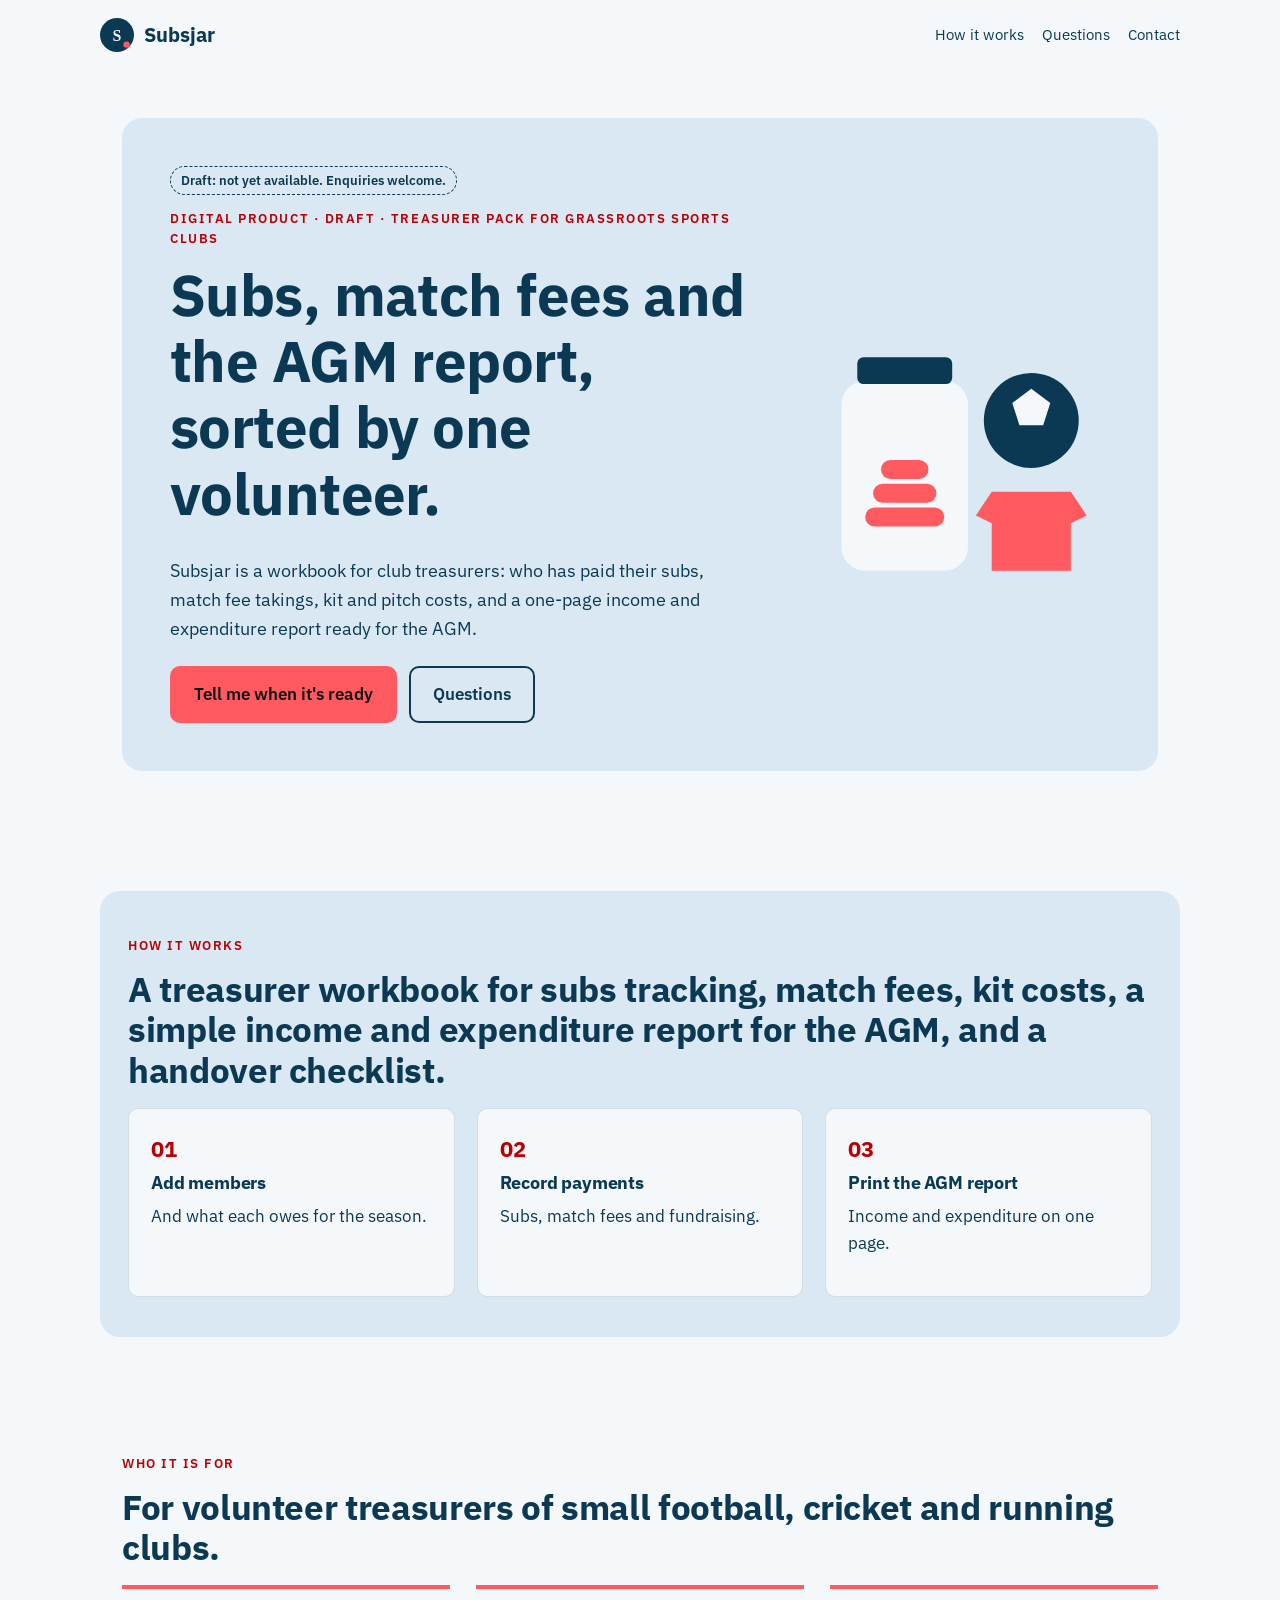
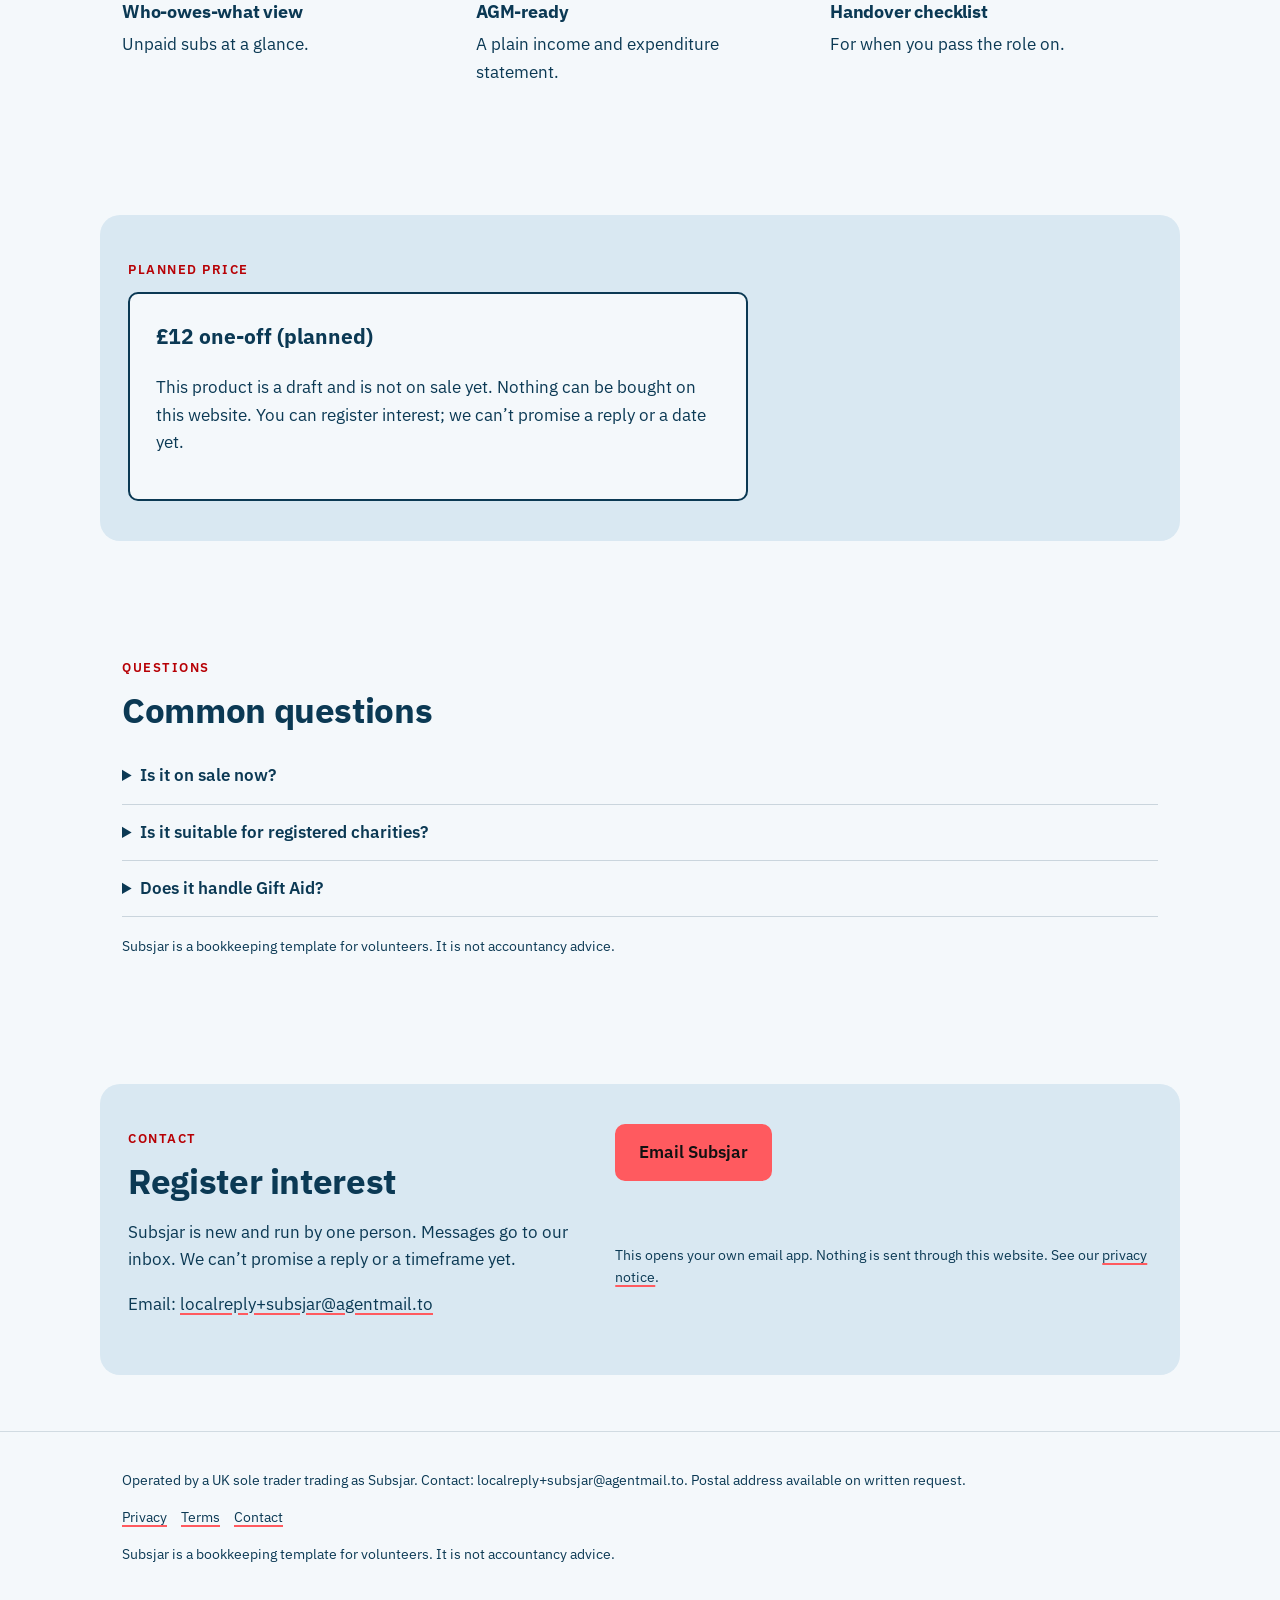
<file: index.html>
<!doctype html>
<html lang="en-GB">
<head>
<meta charset="utf-8">
<meta name="viewport" content="width=device-width, initial-scale=1">
<meta http-equiv="Content-Security-Policy" content="default-src 'self'; img-src 'self' data: https://localreplyloop.goatcounter.com; style-src 'self'; script-src 'self'; font-src 'self'; connect-src 'self'; form-action 'self'; base-uri 'self'; object-src 'none'">
<meta name="referrer" content="strict-origin-when-cross-origin">
<title>Subsjar: Subs, match fees and the AGM report, sorted by one volunteer</title>
<meta name="description" content="A treasurer workbook for subs tracking, match fees, kit costs, a simple income and expenditure report for the AGM, and a handover checklist.">
<meta name="theme-color" content="#0B3954">
<meta property="og:type" content="website"><meta property="og:title" content="Subsjar: Subs, match fees and the AGM report, sorted by one volunteer"><meta property="og:description" content="A treasurer workbook for subs tracking, match fees, kit costs, a simple income and expenditure report for the AGM, and a handover checklist.">
<meta property="og:image" content="https://evanturner557-del.github.io/subsjar/assets/og.png"><meta property="og:image:width" content="1200"><meta property="og:image:height" content="630">
<meta property="og:image:alt" content="Subsjar: Subs, match fees and the AGM report, sorted by one volunteer."><meta property="og:site_name" content="Subsjar"><meta property="og:locale" content="en_GB">
<meta property="og:url" content="https://evanturner557-del.github.io/subsjar/"><meta name="twitter:card" content="summary_large_image">
<link rel="canonical" href="https://evanturner557-del.github.io/subsjar/">
<link rel="icon" href="assets/favicon.svg" type="image/svg+xml">
<link rel="stylesheet" href="assets/site.css">
<script src="assets/config.js"></script>
<script src="assets/analytics.js" defer></script>
<script src="_shared/kit.js" defer></script>
</head>
<body>
<a class="skip" href="#main">Skip to content</a>
<header><div class="wrap top"><a class="brand" href="./"><svg viewBox="0 0 64 64" aria-hidden="true" width="34" height="34"><circle cx="32" cy="32" r="32" fill="#0B3954"/><text x="32" y="43" text-anchor="middle" font-family="Georgia, serif" font-weight="700" font-size="30" fill="#F4F8FB">S</text><circle cx="50" cy="50" r="6" fill="#FF5A5F"/></svg>Subsjar</a><nav aria-label="Primary"><a href="#how">How it works</a><a href="#faq">Questions</a><a href="#contact">Contact</a></nav></div></header>
<main id="main">
<section class="hero"><div class="wrap"><div class="inner"><div><span class="draft">Draft: not yet available. Enquiries welcome.</span><br><span class="eyebrow">Digital product · draft · Treasurer pack for grassroots sports clubs</span><h1>Subs, match fees and the AGM report, sorted by one volunteer.</h1><p class="lede">Subsjar is a workbook for club treasurers: who has paid their subs, match fee takings, kit and pitch costs, and a one-page income and expenditure report ready for the AGM.</p><div class="ctas"><a class="btn" href="#contact" data-cta="hero">Tell me when it&#x27;s ready</a><a class="btn ghost" href="#faq" data-cta="hero-secondary">Questions</a></div></div><div class="art"><svg viewBox="0 0 400 400" aria-hidden="true" focusable="false" class="motif"><rect x="60" y="120" width="160" height="240" rx="30" fill="#F4F8FB"/><rect x="80" y="90" width="120" height="34" rx="8" fill="#0B3954"/><rect x="90" y="280" width="100" height="24" rx="12" fill="#FF5A5F"/><rect x="100" y="250" width="80" height="24" rx="12" fill="#FF5A5F"/><rect x="110" y="220" width="60" height="24" rx="12" fill="#FF5A5F"/><circle cx="300" cy="170" r="60" fill="#0B3954"/><path d="M300 130 l24 18 -9 28 h-30 l-9 -28z" fill="#F4F8FB"/><path d="M250 260 h100 l20 30 -20 10 v60 h-100 v-60 l-20 -10z" fill="#FF5A5F"/></svg></div></div></div></section>
<section class="tint" id="how"><div class="wrap"><span class="eyebrow">How it works</span><h2>A treasurer workbook for subs tracking, match fees, kit costs, a simple income and expenditure report for the AGM, and a handover checklist.</h2><div class="steps"><div class="step"><h3>Add members</h3><p>And what each owes for the season.</p></div><div class="step"><h3>Record payments</h3><p>Subs, match fees and fundraising.</p></div><div class="step"><h3>Print the AGM report</h3><p>Income and expenditure on one page.</p></div></div></div></section>
<section><div class="wrap"><span class="eyebrow">Who it is for</span><h2>For volunteer treasurers of small football, cricket and running clubs.</h2><div class="points"><div class="point"><h3>Who-owes-what view</h3><p>Unpaid subs at a glance.</p></div><div class="point"><h3>AGM-ready</h3><p>A plain income and expenditure statement.</p></div><div class="point"><h3>Handover checklist</h3><p>For when you pass the role on.</p></div></div></div></section>
<section class="tint" id="price"><div class="wrap"><span class="eyebrow">Planned price</span><div class="pricebox"><p class="price">£12 one-off (planned)</p><p>This product is a draft and is not on sale yet. Nothing can be bought on this website. You can register interest; we can’t promise a reply or a date yet.</p></div></div></section>
<section id="faq"><div class="wrap"><span class="eyebrow">Questions</span><h2>Common questions</h2><details><summary>Is it on sale now?</summary><p>Not yet. Subsjar is a draft product. Ask to hear when it&#x27;s ready.</p></details><details><summary>Is it suitable for registered charities?</summary><p>Charities have extra reporting rules. Check the Charity Commission&#x27;s guidance.</p></details><details><summary>Does it handle Gift Aid?</summary><p>No.</p></details><p class="fine fine-gap">Subsjar is a bookkeeping template for volunteers. It is not accountancy advice.</p></div></section>
<section class="tint" id="contact"><div class="wrap contact-grid"><div><span class="eyebrow">Contact</span><h2>Register interest</h2><p>Subsjar is new and run by one person. Messages go to our inbox. We can’t promise a reply or a timeframe yet.</p><p>Email: <a href="mailto:localreply+subsjar@agentmail.to">localreply+subsjar@agentmail.to</a></p></div><div class="form contact-mail"><p><a class="btn" href="mailto:localreply+subsjar@agentmail.to?subject=%5BSubsjar%5D%20Enquiry" data-cta="enquire">Email Subsjar</a></p><p class="hint">This opens your own email app. Nothing is sent through this website. See our <a href="privacy.html">privacy notice</a>.</p></div></div></section>
</main><footer><div class="wrap"><p>Operated by a UK sole trader trading as Subsjar. Contact: localreply+subsjar@agentmail.to. Postal address available on written request.</p>
<p><a href="privacy.html">Privacy</a><a href="terms.html">Terms</a><a href="./#contact">Contact</a></p>
<p class="fine">Subsjar is a bookkeeping template for volunteers. It is not accountancy advice.</p></div></footer>
</body></html>
</file>
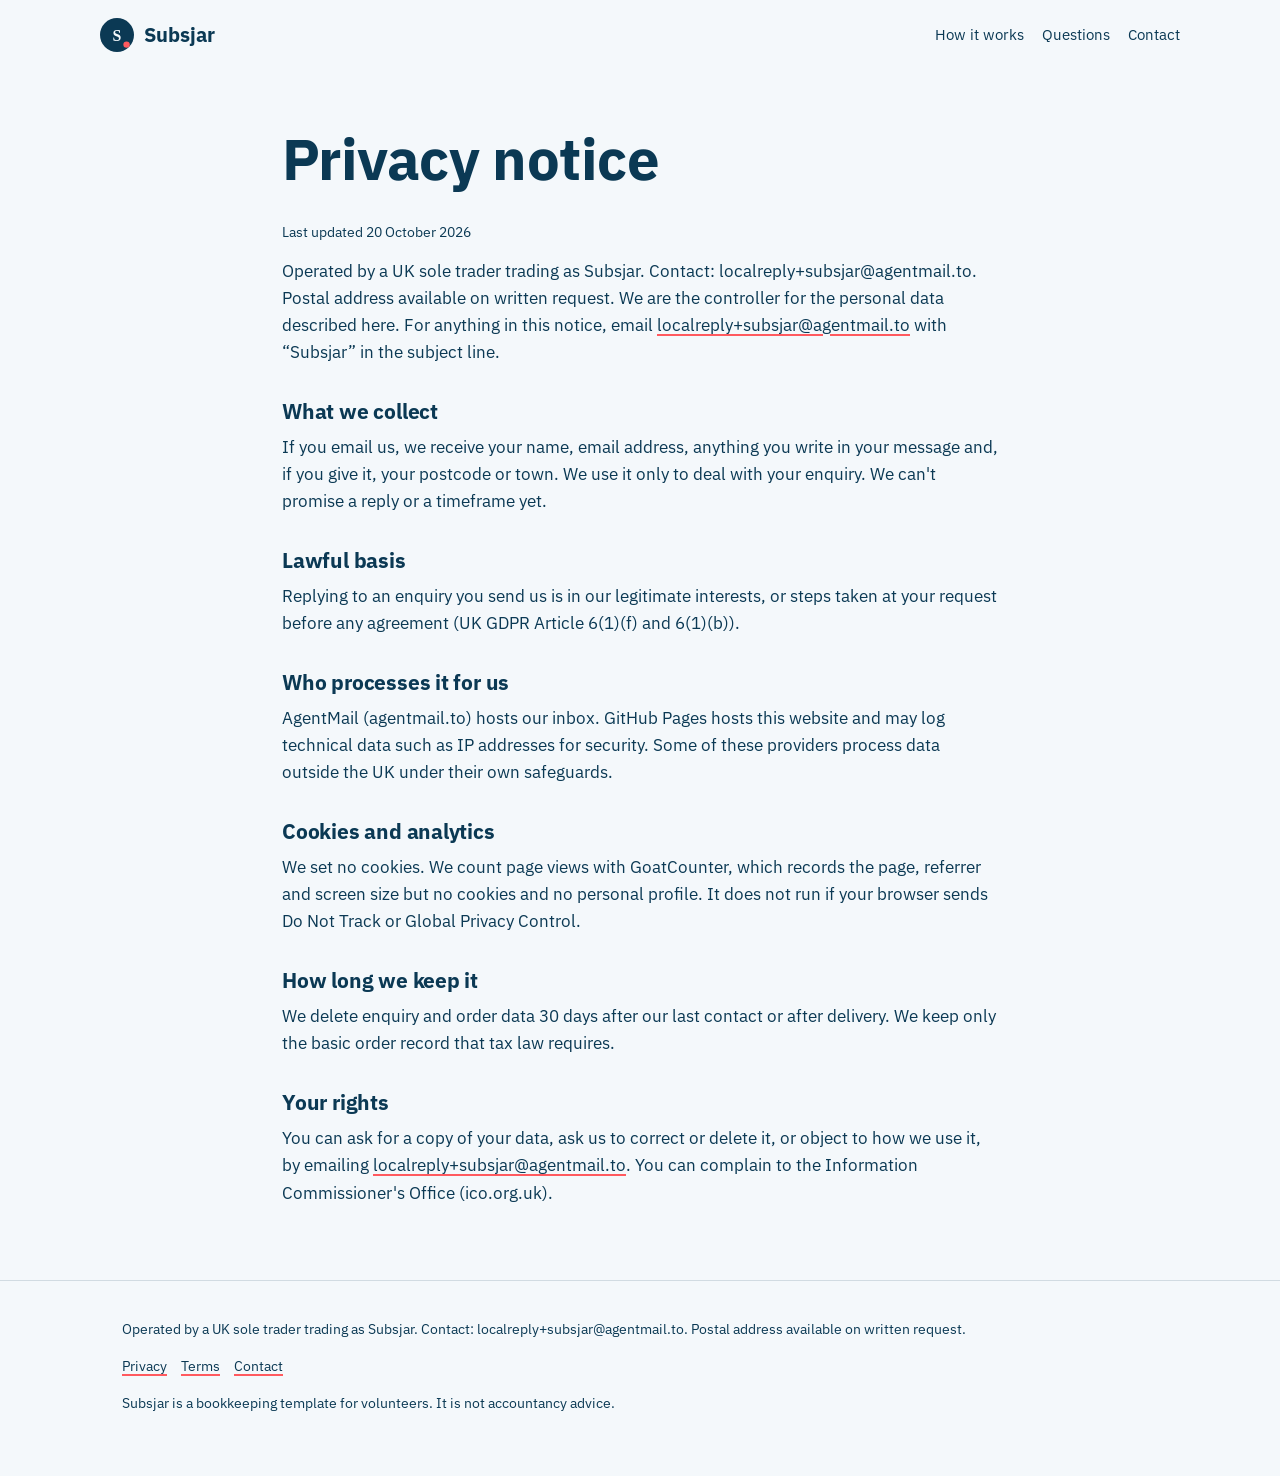
<file: privacy.html>
<!doctype html>
<html lang="en-GB">
<head>
<meta charset="utf-8">
<meta name="viewport" content="width=device-width, initial-scale=1">
<meta http-equiv="Content-Security-Policy" content="default-src 'self'; img-src 'self' data: https://localreplyloop.goatcounter.com; style-src 'self'; script-src 'self'; font-src 'self'; connect-src 'self'; form-action 'self'; base-uri 'self'; object-src 'none'">
<meta name="referrer" content="strict-origin-when-cross-origin">
<title>Privacy notice | Subsjar</title>
<meta name="description" content="Privacy notice for Subsjar.">
<meta name="theme-color" content="#0B3954">
<meta property="og:type" content="website"><meta property="og:title" content="Privacy notice | Subsjar"><meta property="og:description" content="Privacy notice for Subsjar.">
<meta property="og:image" content="https://evanturner557-del.github.io/subsjar/assets/og.png"><meta property="og:image:width" content="1200"><meta property="og:image:height" content="630">
<meta property="og:image:alt" content="Subsjar: Subs, match fees and the AGM report, sorted by one volunteer."><meta property="og:site_name" content="Subsjar"><meta property="og:locale" content="en_GB">
<meta property="og:url" content="https://evanturner557-del.github.io/subsjar/privacy.html"><meta name="twitter:card" content="summary_large_image">
<link rel="canonical" href="https://evanturner557-del.github.io/subsjar/privacy.html">
<link rel="icon" href="assets/favicon.svg" type="image/svg+xml">
<link rel="stylesheet" href="assets/site.css">
<script src="assets/config.js"></script>
<script src="assets/analytics.js" defer></script>
<script src="_shared/kit.js" defer></script>
</head>
<body>
<a class="skip" href="#main">Skip to content</a>
<header><div class="wrap top"><a class="brand" href="./"><svg viewBox="0 0 64 64" aria-hidden="true" width="34" height="34"><circle cx="32" cy="32" r="32" fill="#0B3954"/><text x="32" y="43" text-anchor="middle" font-family="Georgia, serif" font-weight="700" font-size="30" fill="#F4F8FB">S</text><circle cx="50" cy="50" r="6" fill="#FF5A5F"/></svg>Subsjar</a><nav aria-label="Primary"><a href="#how">How it works</a><a href="#faq">Questions</a><a href="#contact">Contact</a></nav></div></header><main id="main"><section><div class="wrap legal"><h1>Privacy notice</h1><p class="fine">Last updated 20 October 2026</p>
<p><span>Operated by a UK sole trader trading as Subsjar. Contact: localreply+subsjar@agentmail.to. Postal address available on written request.</span> We are the controller for the personal data described here. For anything in this notice, email <a href="mailto:localreply+subsjar@agentmail.to">localreply+subsjar@agentmail.to</a> with “Subsjar” in the subject line.</p>
<h2>What we collect</h2><p>If you email us, we receive your name, email address, anything you write in your message and, if you give it, your postcode or town. We use it only to deal with your enquiry. We can&#x27;t promise a reply or a timeframe yet.</p>
<h2>Lawful basis</h2><p>Replying to an enquiry you send us is in our legitimate interests, or steps taken at your request before any agreement (UK GDPR Article 6(1)(f) and 6(1)(b)).</p>
<h2>Who processes it for us</h2><p>AgentMail (agentmail.to) hosts our inbox. GitHub Pages hosts this website and may log technical data such as IP addresses for security. Some of these providers process data outside the UK under their own safeguards.</p>
<h2>Cookies and analytics</h2><p>We set no cookies. We count page views with GoatCounter, which records the page, referrer and screen size but no cookies and no personal profile. It does not run if your browser sends Do Not Track or Global Privacy Control.</p>
<h2>How long we keep it</h2><p>We delete enquiry and order data 30 days after our last contact or after delivery. We keep only the basic order record that tax law requires.</p>
<h2>Your rights</h2><p>You can ask for a copy of your data, ask us to correct or delete it, or object to how we use it, by emailing <a href="mailto:localreply+subsjar@agentmail.to">localreply+subsjar@agentmail.to</a>. You can complain to the Information Commissioner's Office (ico.org.uk).</p></div></section></main><footer><div class="wrap"><p>Operated by a UK sole trader trading as Subsjar. Contact: localreply+subsjar@agentmail.to. Postal address available on written request.</p>
<p><a href="privacy.html">Privacy</a><a href="terms.html">Terms</a><a href="./#contact">Contact</a></p>
<p class="fine">Subsjar is a bookkeeping template for volunteers. It is not accountancy advice.</p></div></footer>
</body></html>
</file>
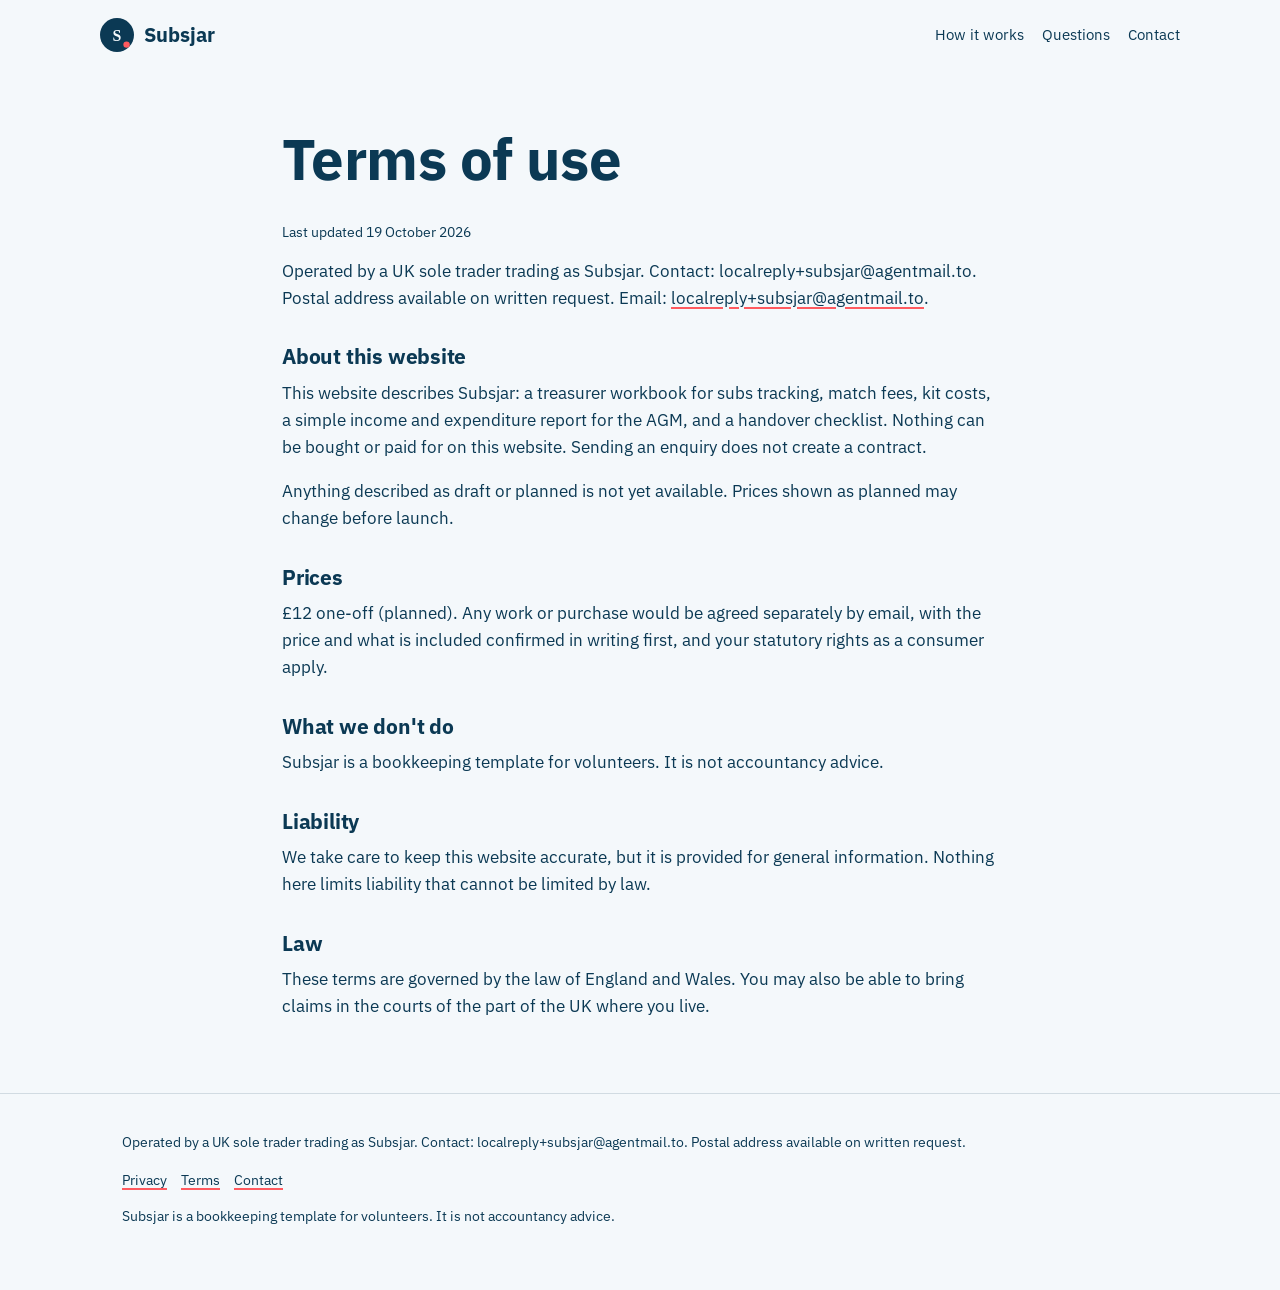
<file: terms.html>
<!doctype html>
<html lang="en-GB">
<head>
<meta charset="utf-8">
<meta name="viewport" content="width=device-width, initial-scale=1">
<meta http-equiv="Content-Security-Policy" content="default-src 'self'; img-src 'self' data: https://localreplyloop.goatcounter.com; style-src 'self'; script-src 'self'; font-src 'self'; connect-src 'self'; form-action 'self'; base-uri 'self'; object-src 'none'">
<meta name="referrer" content="strict-origin-when-cross-origin">
<title>Terms of use | Subsjar</title>
<meta name="description" content="Terms of use for Subsjar.">
<meta name="theme-color" content="#0B3954">
<meta property="og:type" content="website"><meta property="og:title" content="Terms of use | Subsjar"><meta property="og:description" content="Terms of use for Subsjar.">
<meta property="og:image" content="https://evanturner557-del.github.io/subsjar/assets/og.png"><meta property="og:image:width" content="1200"><meta property="og:image:height" content="630">
<meta property="og:image:alt" content="Subsjar: Subs, match fees and the AGM report, sorted by one volunteer."><meta property="og:site_name" content="Subsjar"><meta property="og:locale" content="en_GB">
<meta property="og:url" content="https://evanturner557-del.github.io/subsjar/terms.html"><meta name="twitter:card" content="summary_large_image">
<link rel="canonical" href="https://evanturner557-del.github.io/subsjar/terms.html">
<link rel="icon" href="assets/favicon.svg" type="image/svg+xml">
<link rel="stylesheet" href="assets/site.css">
<script src="assets/config.js"></script>
<script src="assets/analytics.js" defer></script>
<script src="_shared/kit.js" defer></script>
</head>
<body>
<a class="skip" href="#main">Skip to content</a>
<header><div class="wrap top"><a class="brand" href="./"><svg viewBox="0 0 64 64" aria-hidden="true" width="34" height="34"><circle cx="32" cy="32" r="32" fill="#0B3954"/><text x="32" y="43" text-anchor="middle" font-family="Georgia, serif" font-weight="700" font-size="30" fill="#F4F8FB">S</text><circle cx="50" cy="50" r="6" fill="#FF5A5F"/></svg>Subsjar</a><nav aria-label="Primary"><a href="#how">How it works</a><a href="#faq">Questions</a><a href="#contact">Contact</a></nav></div></header><main id="main"><section><div class="wrap legal"><h1>Terms of use</h1><p class="fine">Last updated 19 October 2026</p>
<p><span>Operated by a UK sole trader trading as Subsjar. Contact: localreply+subsjar@agentmail.to. Postal address available on written request.</span> Email: <a href="mailto:localreply+subsjar@agentmail.to">localreply+subsjar@agentmail.to</a>.</p>
<h2>About this website</h2><p>This website describes Subsjar: a treasurer workbook for subs tracking, match fees, kit costs, a simple income and expenditure report for the AGM, and a handover checklist. Nothing can be bought or paid for on this website. Sending an enquiry does not create a contract.</p><p>Anything described as draft or planned is not yet available. Prices shown as planned may change before launch.</p>
<h2>Prices</h2><p>£12 one-off (planned). Any work or purchase would be agreed separately by email, with the price and what is included confirmed  in writing first, and your statutory rights as a consumer apply.</p>
<h2>What we don't do</h2><p>Subsjar is a bookkeeping template for volunteers. It is not accountancy advice.</p>
<h2>Liability</h2><p>We take care to keep this website accurate, but it is provided for general information. Nothing here limits liability that cannot be limited by law.</p>
<h2>Law</h2><p>These terms are governed by the law of England and Wales. You may also be able to bring claims in the courts of the part of the UK where you live.</p></div></section></main><footer><div class="wrap"><p>Operated by a UK sole trader trading as Subsjar. Contact: localreply+subsjar@agentmail.to. Postal address available on written request.</p>
<p><a href="privacy.html">Privacy</a><a href="terms.html">Terms</a><a href="./#contact">Contact</a></p>
<p class="fine">Subsjar is a bookkeeping template for volunteers. It is not accountancy advice.</p></div></footer>
</body></html>
</file>
<file: assets/site.css>
@font-face{font-family:'IBM Plex Sans';font-weight:700;font-style:normal;font-display:swap;src:url(fonts/ibm-plex-sans-latin-700-normal.woff2) format('woff2')}
@font-face{font-family:'IBM Plex Sans';font-weight:400;font-style:normal;font-display:swap;src:url(fonts/ibm-plex-sans-latin-400-normal.woff2) format('woff2')}
@font-face{font-family:'IBM Plex Sans';font-weight:600;font-style:normal;font-display:swap;src:url(fonts/ibm-plex-sans-latin-600-normal.woff2) format('woff2')}
:root{--ink:#0B3954;--paper:#F4F8FB;--acc:#FF5A5F;--acc-text:#B70005;--on-acc:#111111;--acc-btn:#FF5A5F;--soft:#D9E8F2;--on-ink:#F4F8FB;--r:10px;--br:10px;--head:'IBM Plex Sans', system-ui, sans-serif;--body:'IBM Plex Sans', system-ui, sans-serif}
*,*::before,*::after{box-sizing:border-box}html{scroll-behavior:smooth}@media (prefers-reduced-motion:reduce){html{scroll-behavior:auto}*{transition:none!important}}
body{margin:0;font-family:var(--body);color:var(--ink);background:var(--paper);line-height:1.6;font-size:17px;-webkit-font-smoothing:antialiased}
h1,h2,h3{font-family:var(--head);line-height:1.15;margin:0 0 .5em;letter-spacing:-.01em}h1{font-size:clamp(2.1rem,5vw,3.6rem)}h2{font-size:clamp(1.5rem,3vw,2.2rem)}h3{font-size:1.15rem}
p{margin:0 0 1em}a{color:var(--ink);text-decoration-color:var(--acc);text-underline-offset:3px;text-decoration-thickness:2px}
.wrap{max-width:1080px;margin:0 auto;padding:0 22px}.skip{position:absolute;left:-999px}.skip:focus{left:12px;top:12px;background:var(--ink);color:var(--on-ink);padding:8px 12px;z-index:9}
:focus-visible{outline:3px solid var(--acc);outline-offset:2px}
.top{display:flex;align-items:center;justify-content:space-between;padding:18px 0;gap:16px}.brand{display:flex;align-items:center;gap:10px;font-family:var(--head);font-weight:700;font-size:1.25rem;text-decoration:none}
.top nav a{margin-left:18px;font-size:.95rem;text-decoration:none}.top nav a:hover{text-decoration:underline}
.btn{display:inline-block;background:var(--acc-btn);color:var(--on-acc);padding:13px 22px;border-radius:var(--br);font-weight:600;text-decoration:none;border:2px solid var(--acc-btn);cursor:pointer;font:inherit;font-weight:600}
.btn:hover{filter:none;box-shadow:inset 0 0 0 2px currentColor}.btn.ghost{background:transparent;color:var(--ink);border-color:var(--ink)}
.eyebrow{display:inline-block;font-size:.8rem;letter-spacing:.12em;text-transform:uppercase;font-weight:600;color:var(--acc-text);margin-bottom:12px}
.hero{padding:48px 0 64px}.hero .lede{font-size:1.15rem;max-width:40em}.ctas{display:flex;gap:12px;flex-wrap:wrap;margin-top:22px}
.motif{width:100%;height:auto;max-width:420px;display:block}.art{margin:0}
.draft{display:inline-block;background:var(--soft);border:1px dashed var(--ink);padding:3px 10px;border-radius:999px;font-size:.82rem;font-weight:600;margin-bottom:14px}
section{padding:56px 0}.tint{background:var(--soft)}
.steps{display:grid;grid-template-columns:repeat(auto-fit,minmax(220px,1fr));gap:22px;counter-reset:s}
.step{padding:22px;border-radius:var(--r);background:var(--paper);border:1px solid color-mix(in srgb,var(--ink) 14%,transparent)}
.step::before{counter-increment:s;content:"0" counter(s);font-family:var(--head);font-weight:700;color:var(--acc-text);display:block;font-size:1.4rem;margin-bottom:6px}
.points{display:grid;grid-template-columns:repeat(auto-fit,minmax(240px,1fr));gap:26px}.point h3{border-top:4px solid var(--acc);padding-top:12px}
.price{font-family:var(--head);font-size:1.3rem;font-weight:700}.pricebox{border:2px solid var(--ink);border-radius:var(--r);padding:26px;max-width:620px;background:var(--paper)}
details{border-bottom:1px solid color-mix(in srgb,var(--ink) 18%,transparent);padding:14px 0}summary{cursor:pointer;font-weight:600}details p{margin-top:10px}
.form{display:grid;gap:14px;max-width:620px}.form label{font-weight:600;font-size:.95rem;display:block;margin-bottom:4px}
.form input,.form textarea,.form select{width:100%;padding:12px;border:1.5px solid color-mix(in srgb,var(--ink) 40%,transparent);border-radius:calc(var(--r)/2);font:inherit;background:#fff;color:#111}
.form textarea{min-height:120px}.hint,.fine{font-size:.88rem}.form-status{font-weight:600}
.contact-grid{display:grid;grid-template-columns:1fr 1.2fr;gap:40px}@media(max-width:800px){.contact-grid{grid-template-columns:1fr}.top nav a:not([href="#contact"]){display:none}.top nav a{margin-left:0;padding:10px 0;font-weight:600}}
footer{padding:36px 0 48px;font-size:.9rem;border-top:1px solid color-mix(in srgb,var(--ink) 15%,transparent)}footer a{margin-right:14px}
.tool{background:var(--paper);border:2px solid var(--ink);border-radius:var(--r);padding:26px;max-width:640px}.tool .row{display:grid;grid-template-columns:1fr 140px;gap:12px;align-items:center;margin-bottom:10px}
.tool input[type=number]{padding:10px;border:1.5px solid var(--ink);border-radius:8px;font:inherit;width:100%}.result{margin-top:16px;padding:16px;background:var(--soft);border-radius:calc(var(--r)/2);min-height:3em}
.check h3{margin-top:18px}.check label{display:flex;gap:10px;align-items:flex-start;padding:6px 0}.check input{width:20px;height:20px;accent-color:var(--acc)}
.legal{max-width:760px}.legal h2{font-size:1.3rem;margin-top:1.6em}
.hero .wrap>.inner{background:var(--soft);border-radius:calc(var(--r)*2);padding:48px;display:grid;grid-template-columns:1.3fr .7fr;gap:36px;align-items:center}@media(max-width:800px){.hero .wrap>.inner{grid-template-columns:1fr;padding:28px}}.tint{background:transparent}.tint .wrap{background:var(--soft);border-radius:calc(var(--r)*2);padding:40px 28px}

.fine.fine-gap{margin-top:18px}
</file>
